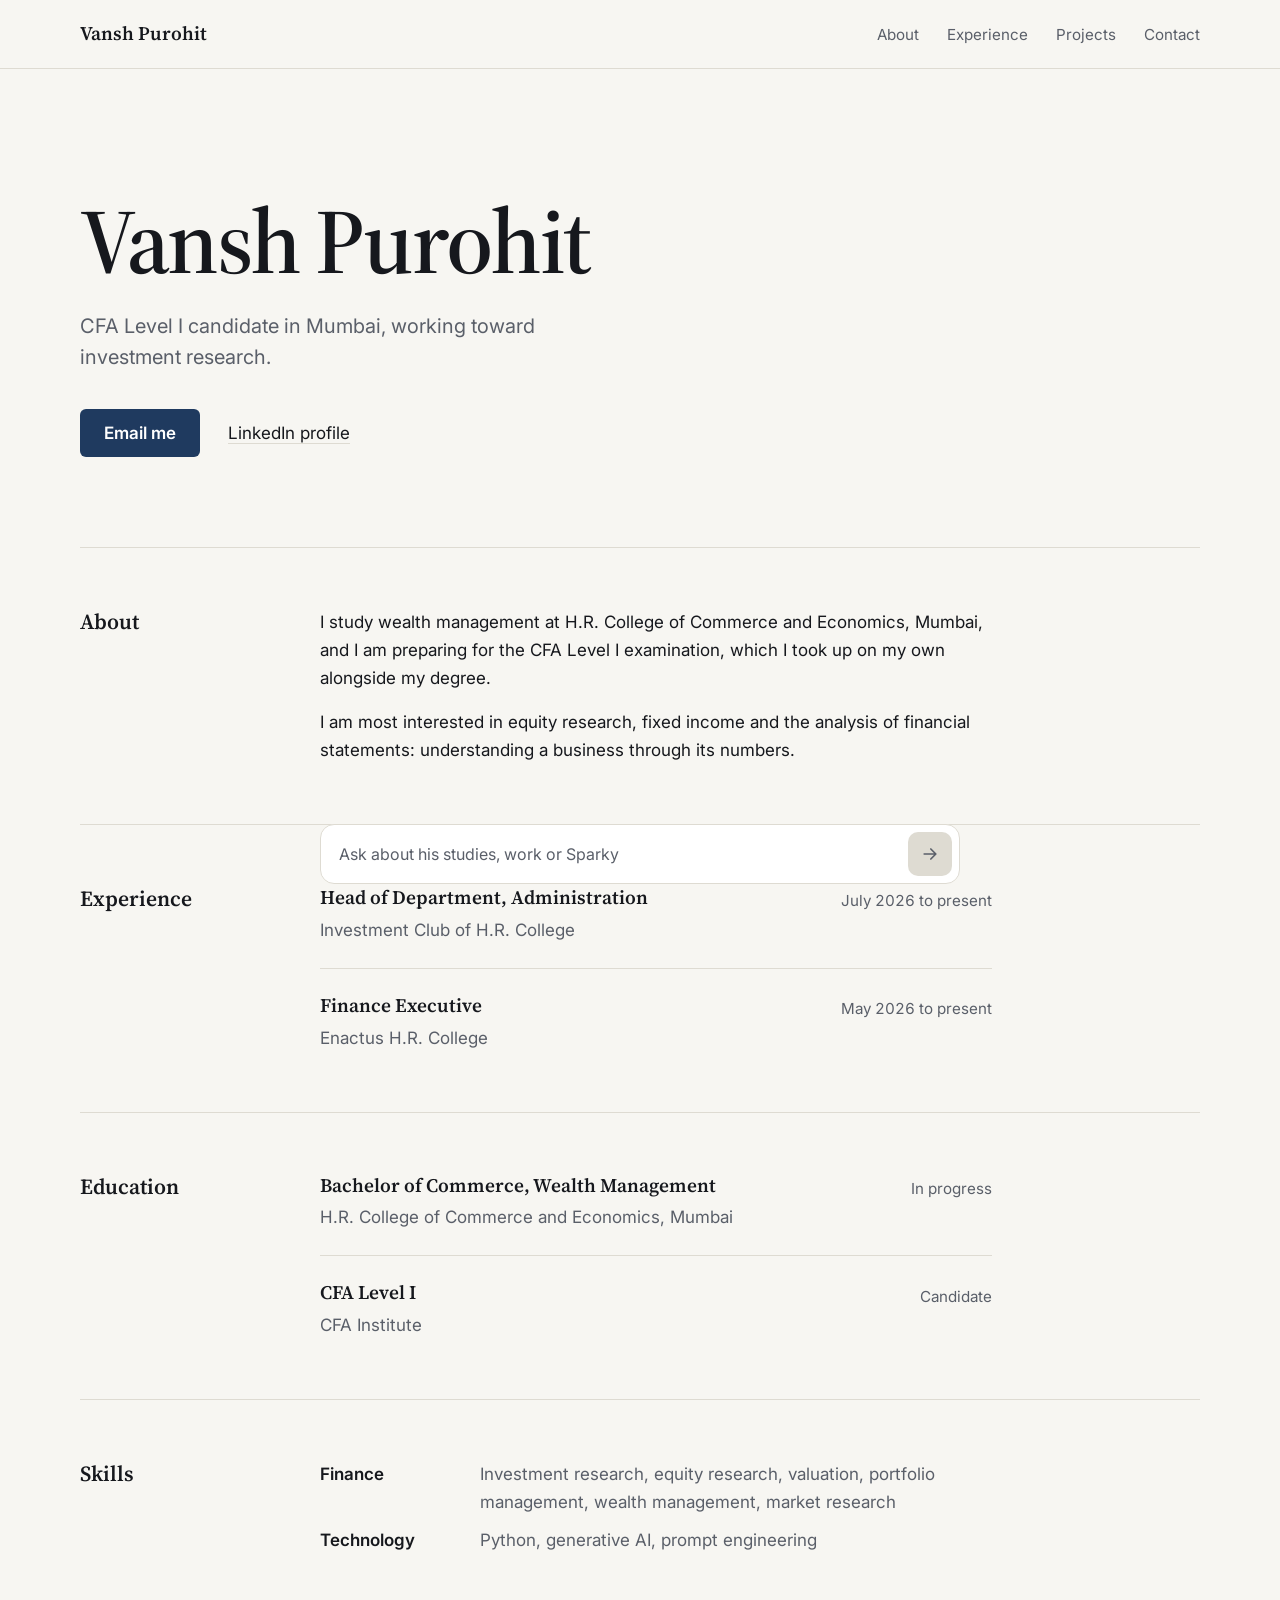
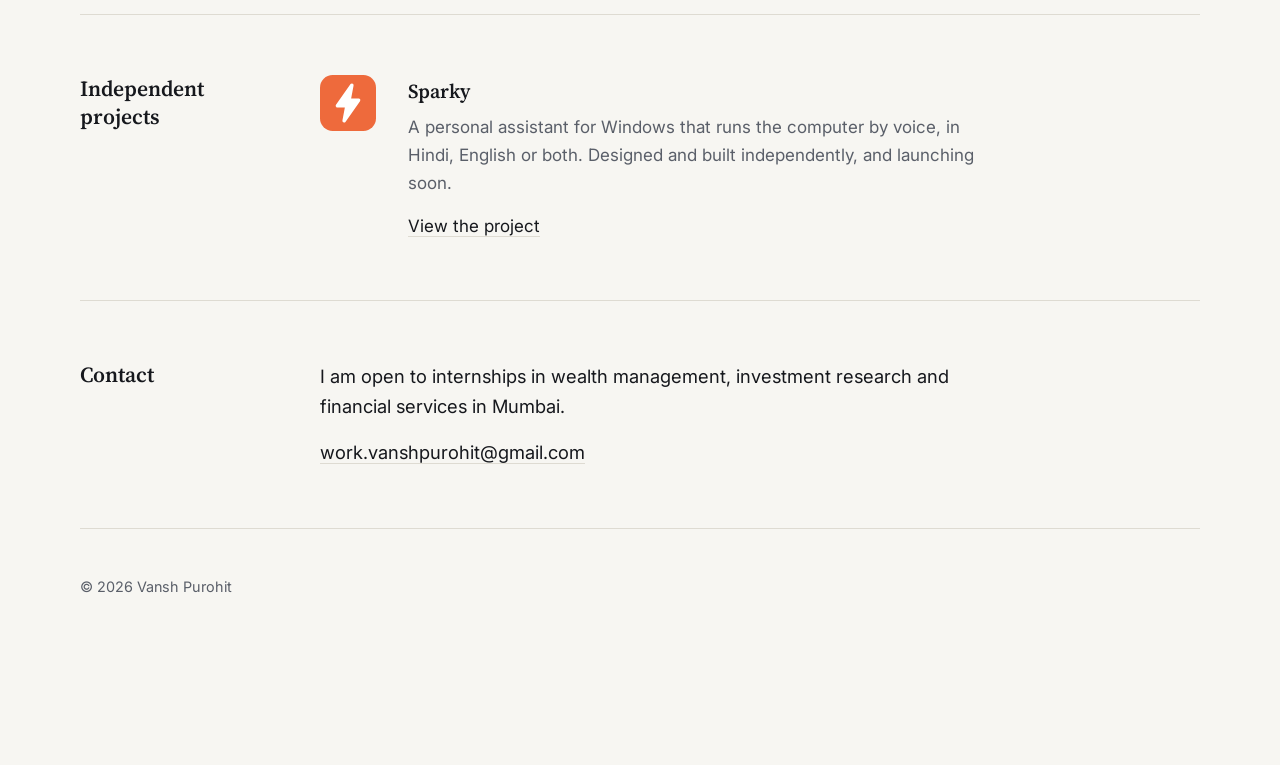
<file: index.html>
<!doctype html>
<html lang="en">
<head>
<meta charset="utf-8">
<meta name="viewport" content="width=device-width, initial-scale=1">
<title>Vansh Purohit</title>
<meta name="description" content="Vansh Purohit is a wealth management student and CFA Level I candidate in Mumbai, working toward a career in investment research.">
<link rel="canonical" href="https://purohitvansh.com/">
<meta property="og:title" content="Vansh Purohit">
<meta property="og:description" content="Wealth management student and CFA Level I candidate in Mumbai, working toward investment research.">
<meta property="og:url" content="https://purohitvansh.com/">
<meta property="og:type" content="profile">
<link rel="icon" type="image/svg+xml" href="data:image/svg+xml,%3Csvg xmlns='http://www.w3.org/2000/svg' viewBox='0 0 100 100'%3E%3Crect width='100' height='100' rx='18' fill='%231f3a5f'/%3E%3Ctext x='50' y='66' font-family='Georgia,serif' font-weight='700' font-size='48' text-anchor='middle' fill='%23ffffff'%3EVP%3C/text%3E%3C/svg%3E">
<link rel="preconnect" href="https://fonts.googleapis.com">
<link rel="preconnect" href="https://fonts.gstatic.com" crossorigin>
<link rel="stylesheet" href="https://fonts.googleapis.com/css2?family=Inter:wght@400;600&family=Source+Serif+4:opsz,wght@8..60,600&display=swap">
<link rel="stylesheet" href="styles.css">
</head>
<body>
<header class="bar">
  <div class="wrap">
    <a class="name-link" href="#top">Vansh Purohit</a>
    <nav aria-label="Sections">
      <ul>
        <li><a href="#about">About</a></li>
        <li><a href="#experience">Experience</a></li>
        <li><a href="#projects">Projects</a></li>
        <li><a href="#contact">Contact</a></li>
      </ul>
    </nav>
  </div>
</header>

<main class="wrap" id="top">
  <section class="hero" aria-labelledby="name">
    <h1 id="name">Vansh Purohit</h1>
    <p>CFA Level I candidate in Mumbai, working toward investment research.</p>
    <div class="actions">
      <a class="button" href="mailto:work.vanshpurohit@gmail.com">Email me</a>
      <a href="https://www.linkedin.com/in/purohitvansh/">LinkedIn profile</a>
    </div>
  </section>

  <section class="section" id="about" aria-labelledby="about-h">
    <h2 id="about-h">About</h2>
    <div class="body">
      <p>I study wealth management at H.R. College of Commerce and Economics, Mumbai, and I am preparing for the CFA Level I examination, which I took up on my own alongside my degree.</p>
      <p>I am most interested in equity research, fixed income and the analysis of financial statements: understanding a business through its numbers.</p>
    </div>
  </section>

  <section class="section" id="experience" aria-labelledby="experience-h">
    <h2 id="experience-h">Experience</h2>
    <div class="body">
      <ul class="rows">
        <li>
          <h3>Head of Department, Administration</h3>
          <span class="org">Investment Club of H.R. College</span>
          <span class="when">July 2026 to present</span>
        </li>
        <li>
          <h3>Finance Executive</h3>
          <span class="org">Enactus H.R. College</span>
          <span class="when">May 2026 to present</span>
        </li>
      </ul>
    </div>
  </section>

  <section class="section" aria-labelledby="education-h">
    <h2 id="education-h">Education</h2>
    <div class="body">
      <ul class="rows">
        <li>
          <h3>Bachelor of Commerce, Wealth Management</h3>
          <span class="org">H.R. College of Commerce and Economics, Mumbai</span>
          <span class="when">In progress</span>
        </li>
        <li>
          <h3>CFA Level I</h3>
          <span class="org">CFA Institute</span>
          <span class="when">Candidate</span>
        </li>
      </ul>
    </div>
  </section>

  <section class="section" aria-labelledby="skills-h">
    <h2 id="skills-h">Skills</h2>
    <div class="body">
      <dl class="skills">
        <dt>Finance</dt>
        <dd>Investment research, equity research, valuation, portfolio management, wealth management, market research</dd>
        <dt>Technology</dt>
        <dd>Python, generative AI, prompt engineering</dd>
      </dl>
    </div>
  </section>

  <section class="section" id="projects" aria-labelledby="projects-h">
    <h2 id="projects-h">Independent projects</h2>
    <div class="body">
      <article class="project">
        <svg class="tile" viewBox="0 0 100 100" aria-hidden="true" focusable="false">
          <rect width="100" height="100" rx="22.6"></rect>
          <path d="M57 18 L31 55 L48 55 L43 82 L69 45 L52 45 Z" stroke-width="6" stroke-linejoin="round"></path>
        </svg>
        <div>
          <h3>Sparky</h3>
          <p>A personal assistant for Windows that runs the computer by voice, in Hindi, English or both. Designed and built independently, and launching soon.</p>
          <a href="sparky/">View the project</a>
        </div>
      </article>
    </div>
  </section>

  <section class="section contact" id="contact" aria-labelledby="contact-h">
    <h2 id="contact-h">Contact</h2>
    <div class="body">
      <p>I am open to internships in wealth management, investment research and financial services in Mumbai.</p>
      <p><a href="mailto:work.vanshpurohit@gmail.com">work.vanshpurohit@gmail.com</a></p>
    </div>
  </section>

  <footer>
    <p>&copy; 2026 Vansh Purohit</p>
  </footer>
</main>

<div class="ask" hidden>
  <div class="ask-panel" hidden>
    <div class="ask-head">
      <p class="ask-title">Ask about Vansh</p>
      <button type="button" class="ask-close" aria-label="Close the answers">
        <svg viewBox="0 0 24 24" aria-hidden="true" focusable="false"><path d="M6 6l12 12M18 6L6 18"></path></svg>
      </button>
    </div>
    <p class="ask-note">Answers are AI-generated from this page’s information. Questions are sent to Google’s Gemini.</p>
    <div class="ask-log" role="log" aria-live="polite"></div>
    <div class="ask-chips" role="group" aria-label="Suggested questions"></div>
  </div>
  <form class="ask-bar" aria-label="Ask about Vansh">
    <label class="sr-only" for="ask-input">Ask a question about Vansh</label>
    <input id="ask-input" type="text" placeholder="Ask about his studies, work or Sparky" autocomplete="off" maxlength="200">
    <button type="submit" class="ask-send" aria-label="Send the question">
      <svg viewBox="0 0 24 24" aria-hidden="true" focusable="false"><path d="M5 12h13M13 6l6 6-6 6"></path></svg>
    </button>
  </form>
</div>

<script src="chat.js" defer></script>
<script src="trail.js" defer></script>
</body>
</html>
</file>
<file: styles.css>
/* Hallmark · v2.0.0 · direction: custom (by request: professional and formal, little motion, a cursor line) · genre: editorial · tone: formal, sentence case
 * shape: Index, a label column beside the content · signature: the line that follows the cursor · material: real (LinkedIn profile, Sparky) · absent: photos (declined), metrics, quotes
 * pre-emit critique: P4 H5 E4 S4 R5 V4 · weakest: S, a formal CV page is a familiar form; the cursor line and Sparky's own tile are what make it his */

:root {
  --paper: #f7f6f2;
  --ink: #16181d;
  --muted: #5a5f69;
  --rule: #dedbd2;
  --accent: #1f3a5f;
  --accent-ink: #ffffff;
  --accent-hover: #172d4a;
  --trail: rgba(31, 58, 95, 0.55);
  --tile: #ee6a3c;
  --mark: #ffffff;
  --surface: #ffffff;
  --serif: "Source Serif 4", Georgia, "Times New Roman", serif;
  --sans: "Inter", system-ui, -apple-system, "Segoe UI", Roboto, sans-serif;
  --wide: 70rem;
  --label: 13rem;
  --col-gap: 2rem;
  color-scheme: light dark;
}

@media (prefers-color-scheme: dark) {
  :root {
    --paper: #0f1115;
    --ink: #e9e7e1;
    --muted: #9aa0aa;
    --rule: #2a2d33;
    --accent: #9dbbe3;
    --accent-ink: #0f1115;
    --accent-hover: #b6cdec;
    --trail: rgba(157, 187, 227, 0.5);
    --surface: #171a20;
  }
}

html, body { overflow-x: clip; }
html { scroll-behavior: smooth; }

body {
  margin: 0;
  background: var(--paper);
  color: var(--ink);
  font-family: var(--sans);
  font-size: 1.0625rem;
  line-height: 1.65;
  -webkit-font-smoothing: antialiased;
}

.wrap { max-width: var(--wide); margin: 0 auto; padding: 0 1.5rem; }

/* the bar */
.bar { border-bottom: 1px solid var(--rule); }
.bar .wrap { display: flex; align-items: center; justify-content: space-between; gap: 1.5rem; min-height: 4.25rem; flex-wrap: wrap; }
.name-link { font-family: var(--serif); font-size: 1.2rem; font-weight: 600; color: var(--ink); text-decoration: none; }
.bar nav ul { display: flex; flex-wrap: wrap; gap: 0.25rem 1.75rem; margin: 0; padding: 0; list-style: none; }
.bar nav a { color: var(--muted); text-decoration: none; font-size: 0.95rem; }
.bar nav a:hover { color: var(--ink); }

/* the opening */
.hero { padding: clamp(4.5rem, 14vh, 9rem) 0 clamp(4rem, 10vh, 6.5rem); border-bottom: 1px solid var(--rule); }
h1, h2, h3 { font-family: var(--serif); font-weight: 600; color: var(--ink); margin: 0; overflow-wrap: break-word; min-width: 0; text-wrap: balance; }
h1 { font-size: clamp(3rem, 7.5vw, 5.75rem); line-height: 1; letter-spacing: -0.025em; }
.hero p { margin: 1.5rem 0 0; max-width: 34rem; font-size: 1.25rem; line-height: 1.55; color: var(--muted); }
.actions { display: flex; flex-wrap: wrap; align-items: center; gap: 1rem 1.75rem; margin-top: 2.25rem; }

.button {
  display: inline-flex; align-items: center; min-height: 3rem; padding: 0 1.5rem; border-radius: 0.375rem;
  background: var(--accent); color: var(--accent-ink); font-weight: 600; text-decoration: none;
  transition: background-color 0.15s ease;
}
.button:hover { background: var(--accent-hover); }
.button:active { transform: translateY(1px); }

a { color: var(--ink); text-decoration: underline; text-decoration-color: var(--rule); text-decoration-thickness: 1px; text-underline-offset: 0.22em; transition: color 0.15s ease, text-decoration-color 0.15s ease; }
a:hover { text-decoration-color: currentColor; }
a:active { color: var(--muted); }
a:focus-visible, .button:focus-visible { outline: 2px solid var(--accent); outline-offset: 3px; border-radius: 0.25rem; transition: none; }

/* a section: its label on the left, its content on the right */
.section { display: grid; grid-template-columns: var(--label) minmax(0, 1fr); gap: 1.5rem var(--col-gap); padding: 3.75rem 0; border-bottom: 1px solid var(--rule); }
.section h2 { font-size: 1.35rem; line-height: 1.3; }
.body { max-width: 42rem; min-width: 0; }
.body p { margin: 0 0 1rem; }
.body p:last-child { margin-bottom: 0; }

.rows { list-style: none; margin: 0; padding: 0; }
.rows li { display: grid; grid-template-columns: minmax(0, 1fr) auto; gap: 0.15rem var(--col-gap); padding: 0 0 1.5rem; }
.rows li + li { padding-top: 1.5rem; border-top: 1px solid var(--rule); }
.rows li:last-child { padding-bottom: 0; }
.rows h3 { font-size: 1.2rem; line-height: 1.35; }
.rows .org { grid-column: 1; color: var(--muted); }
.rows .when { grid-column: 2; grid-row: 1; color: var(--muted); white-space: nowrap; font-variant-numeric: tabular-nums; font-size: 0.95rem; padding-top: 0.2rem; }

.skills { margin: 0; display: grid; grid-template-columns: 8rem minmax(0, 1fr); gap: 0.6rem var(--col-gap); }
.skills dt { font-weight: 600; }
.skills dd { margin: 0; color: var(--muted); }

.project { display: grid; grid-template-columns: 3.5rem minmax(0, 1fr); gap: var(--col-gap); align-items: start; }
.tile { width: 3.5rem; height: 3.5rem; display: block; }
.tile rect { fill: var(--tile); }
.tile path { fill: var(--mark); stroke: var(--mark); }
.project p { margin: 0.35rem 0 0.9rem; color: var(--muted); }

.contact .body p { font-size: 1.15rem; }

footer { padding: 2rem 0 3rem; color: var(--muted); font-size: 0.9rem; }

/* ask about Vansh: a bar at the foot of the screen, its answers in a panel above it */
.sr-only { position: absolute; width: 1px; height: 1px; padding: 0; margin: -1px; overflow: hidden; clip: rect(0 0 0 0); white-space: nowrap; border: 0; }
.has-ask { padding-bottom: 6.5rem; }
.ask { position: fixed; z-index: 60; left: 50%; bottom: 1rem; width: min(40rem, calc(100% - 2rem)); transform: translateX(-50%); }
.ask-bar {
  display: flex; align-items: center; gap: 0.5rem; padding: 0.45rem 0.45rem 0.45rem 1.1rem;
  background: var(--surface); color: var(--ink); border: 1px solid var(--rule); border-radius: 0.875rem;
}
.ask-bar:focus-within { border-color: var(--accent); }
.ask-bar input {
  flex: 1; min-width: 0; border: 0; background: transparent; color: var(--ink);
  font-family: var(--sans); font-size: 1rem; padding: 0.6rem 0; outline: none;
}
.ask-bar input::placeholder { color: var(--muted); }
.ask-send, .ask-close {
  flex: none; display: inline-grid; place-items: center; border: 0; cursor: pointer;
  transition: background-color 0.15s ease, color 0.15s ease;
}
.ask-send { width: 2.75rem; height: 2.75rem; border-radius: 0.625rem; background: var(--accent); color: var(--accent-ink); }
.ask-send:hover { background: var(--accent-hover); }
.ask-send:disabled { background: var(--rule); color: var(--muted); cursor: default; }
.ask-send:active, .ask-close:active { transform: translateY(1px); }
.ask-send svg, .ask-close svg { width: 1.25rem; height: 1.25rem; fill: none; stroke: currentColor; stroke-width: 2; stroke-linecap: round; stroke-linejoin: round; }

.ask-panel {
  margin-bottom: 0.6rem; padding: 1rem 1.1rem; max-height: min(60vh, 30rem); display: flex; flex-direction: column;
  background: var(--surface); color: var(--ink); border: 1px solid var(--rule); border-radius: 0.875rem;
}
.ask-panel[hidden] { display: none; }
.ask-head { display: flex; align-items: center; justify-content: space-between; gap: 1rem; }
.ask-title { margin: 0; font-family: var(--serif); font-weight: 600; font-size: 1.1rem; }
.ask-close { width: 2.25rem; height: 2.25rem; border-radius: 0.5rem; background: transparent; color: var(--muted); }
.ask-close:hover { background: var(--rule); color: var(--ink); }
.ask-note { margin: 0.1rem 0 0.75rem; color: var(--muted); font-size: 0.875rem; }
.ask-log { flex: 1; min-height: 0; overflow-y: auto; }
.ask-msg p { margin: 0; }
.ask-msg + .ask-msg { margin-top: 0.85rem; }
.ask-you p { color: var(--muted); }
.ask-you p::before { content: "You: "; font-weight: 600; }
.ask-links { display: flex; flex-wrap: wrap; gap: 0.25rem 1.25rem; margin-top: 0.4rem !important; }
.ask-fallback, .ask-wait { color: var(--muted); font-size: 0.875rem; }
.ask-fallback { margin-top: 0.35rem !important; }
.ask-chips { display: flex; flex-wrap: wrap; gap: 0.5rem; margin-top: 0.9rem; padding-top: 0.9rem; border-top: 1px solid var(--rule); }
.ask-chip {
  border: 1px solid var(--rule); background: transparent; color: var(--ink); border-radius: 999px;
  padding: 0.35rem 0.85rem; font: inherit; font-size: 0.9rem; cursor: pointer;
  transition: background-color 0.15s ease, border-color 0.15s ease;
}
.ask-chip:hover { background: var(--paper); border-color: var(--muted); }
.ask-chip:active { transform: translateY(1px); }
.ask-send:focus-visible, .ask-close:focus-visible, .ask-chip:focus-visible { outline: 2px solid var(--accent); outline-offset: 2px; transition: none; }

/* the line that follows the cursor: drawn on a canvas above the page, never in the way */
.trail { position: fixed; inset: 0; width: 100%; height: 100%; pointer-events: none; z-index: 50; }

@media (max-width: 48rem) {
  .section { grid-template-columns: minmax(0, 1fr); gap: 1rem; padding: 3rem 0; }
  .skills { grid-template-columns: minmax(0, 1fr); gap: 0.15rem; }
  .skills dd { margin-bottom: 0.75rem; }
}

@media (max-width: 30rem) {
  .rows li { grid-template-columns: minmax(0, 1fr); }
  .rows .when { grid-column: 1; grid-row: auto; padding-top: 0; }
}

@media (prefers-reduced-motion: reduce) {
  html { scroll-behavior: auto; }
  *, *::before, *::after { transition: none; animation: none; }
  .trail { display: none; }
}
</file>
